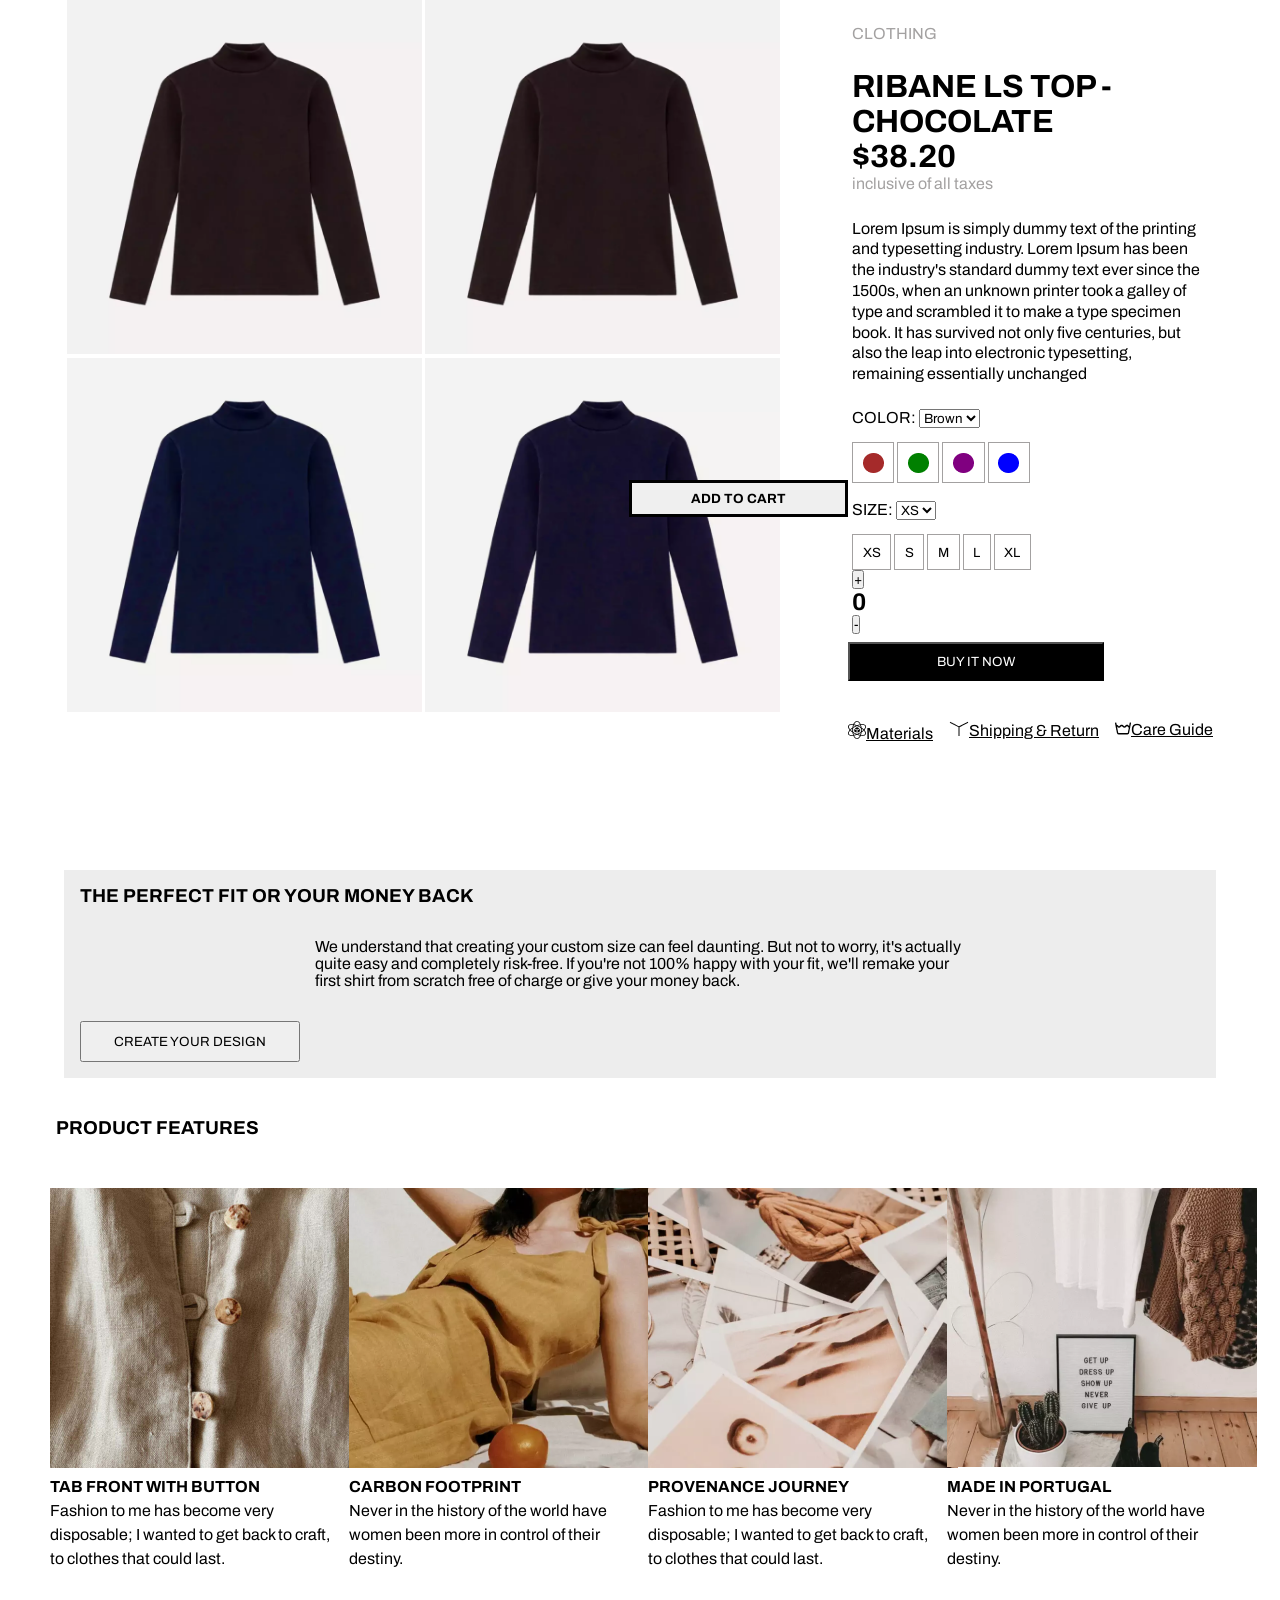
<file: index.html>
<!DOCTYPE html>
<html lang="en">

<head>
    <meta charset="UTF-8">
    <meta http-equiv="X-UA-Compatible" content="IE=edge">
    <meta name="viewport" content="width=device-width, initial-scale=1.0">
    <title>Wizaah School</title>
    <link rel="stylesheet" href="/style.css">
</head>

<body>
    <div class="products">
        <div class="product-items">
            <img src="/images/Rectangle 1.png" alt="product1">
            <img src="/images/Rectangle 2.png" class="mob" alt="product2">
            <img src="/images/Rectangle 3.png" class="mob" alt="product3">
            <img src="/images/Rectangle 4.png" class="mob" alt="product4">
        </div>
        <div class="info">
            <p class="cloth">CLOTHING</p>
            <h1>ribane ls top - chocolate <br> $38.20</h1>
            <p class="tax">inclusive of all taxes</p>
            <p>Lorem Ipsum is simply dummy text of the printing and typesetting industry. Lorem Ipsum has been the
                industry's standard dummy text ever since the 1500s, when an unknown printer took a galley of type and
                scrambled it to make a type specimen book. It has survived not only five centuries, but also the leap
                into electronic typesetting, remaining essentially unchanged</p>
            <!-- <p class="color">color:Brown</p> -->
            <label for="color" class="color">COLOR:</label>
            <select name="color" class="color" required>
                <option value="Brown">Brown</option>
                <option value="Green">Green</option>
                <option value="Purple">Purple</option>
                <option value="Blue">Blue</option>
            </select><br>
            <img src="/images/Ellipse 1.png" alt="" class="btn1">
            <img src="/images/Ellipse 2.png" alt="" class="btn1">
            <img src="/images/Ellipse 3.png" alt="" class="btn1">
            <img src="/images/Ellipse 4.png" alt="" class="btn1"> <br>
            <!-- <p class="color">size:xs</p> -->
            <label for="size" class="size">SIZE:</label>
            <select name="size" class="size" required>
                <option value="XS">XS</option>
                <option value="S">S</option>
                <option value="M">M</option>
                <option value="L">L</option>
                <option value="XL">XL</option>
            </select><br>
            <button class="btn1">XS</button>
            <button class="btn1">S</button>
            <button class="btn1">M</button>
            <button class="btn1">L</button>
            <button class="btn1">XL</button>
            <div class="add-to-cart1">

                <div="container">
                    <!-- adding button and heading to show the digits -->
                    <!--increment() and decrement() functions on button click-->
                    <button onclick="increment()">+</button>
                    <h2 id="counting"></h2>
                    <button onclick="decrement()">-</button>
            </div>

            <!-- <button class="add-to-cart">ADD TO CART</button> -->
            <button class="trigger">ADD TO CART</button>
            <div class="modal">
                <div class="modal-content">
                    <span class="close-button">&times;</span>
                    <h1>ADDED TO CART!</h1>
                </div>
            </div>
        </div>
        

    </div>
    </div>
    <button class="buy-it-now">BUY IT NOW</button>
    
    <div class="icon">
        <span><img src="/images/Vector.png" alt="">Materials</span>
        <span><img src="/images/Vector (1).png" alt="">Shipping & Return</span>
        <span><img src="/images/Vector (2).png" alt="">Care Guide</span>
    </div>


    <!-- second part -->
    <div class="money-back">
        <h3>THE PERFECT FIT OR YOUR MONEY BACK </h3>
        <p> We understand that creating your custom size can feel daunting. But not to worry, it's actually quite easy
            and completely risk-free. If you're not 100% happy with your fit, we'll remake your first shirt from scratch
            free of charge or give your money back.</p>
        <button>CREATE YOUR DESIGN</button>
    </div>



    <!-- features -->
    


    <h3 class="prdt">Product features</h3>
    <div class="features">
       
        <div class="feature-grid">
            <img src="/images/Rectangle 20.png" alt="">
            <h4>TAB FRONT WITH BUTTON </h4>
            <p> Fashion to me has become very disposable; I wanted to get back to craft, to clothes that could last.</p>
        </div>
        <div class="feature-grid">
            <img src="/images/Rectangle 21.png" alt="">
            <h4> CARBON FOOTPRINT </h4>
            <p> Never in the history of the world have women been more in control of their destiny.</p>
        </div>
        <div class="feature-grid">
            <img src="/images/Rectangle 22.png" alt="">
            <h4> PROVENANCE JOURNEY</h4>
            <p> Fashion to me has become very disposable; I wanted to get back to craft, to clothes that could last.</p>
        </div>
        <div class="feature-grid">
            <img src="/images/Rectangle 23.png" alt="">
            <h4> MADE IN PORTUGAL </h4>
            <p> Never in the history of the world have women been more in control of their destiny.</p>
        </div>
    </div>
    <script src="/script.js"></script>
    <script>
    const modal = document.querySelector(".modal");
const trigger = document.querySelector(".trigger");
const closeButton = document.querySelector(".close-button");

function toggleModal() {
    modal.classList.toggle("show-modal");
}

function windowOnClick(event) {
    if (event.target === modal) {
        toggleModal();
    }
}

trigger.addEventListener("click", toggleModal);
closeButton.addEventListener("click", toggleModal);
window.addEventListener("click", windowOnClick);
</script>
</body>

</html>


<!-- *********** -->
</file>
<file: style.css>
@import url('https://fonts.googleapis.com/css2?family=Archivo:wght@400;500&display=swap');
* {
    padding: 0;
    margin: 0;
    box-sizing: border-box;
    font-family: 'Archivo', sans-serif
}

.products {
    display: flex;
}
.products .product-items img {
    height:354px;
width: 355px;
border-radius: 0px;
margin-left: 4.2rem;

}

 .products .product-items {
    display: grid;
    height: 60vh;
    width: 60vw;
    grid-template-columns: 350px 350px;
    grid-template-rows: 350px 350px;
    column-gap: 0.5rem;
     row-gap: 0.5rem; 
 }

.products .info .cloth {
    color: #A3A1A1;
    font-size: 1rem;
}

.products  h1 {
    text-transform: uppercase;
}
.info {
    margin-left: 9rem;
}
.products .info .tax {
color: #A3A1A1;
    font-size: 1rem;
    margin-top: 0rem;
}

.products .info  h1 {
    margin-top: 1.5rem;
}

.products .info p {
    width: 82%;
    margin-top: 1.5rem;
    line-height: 1.3rem;
}

.color {
    margin-top: 1.5rem;
    line-height: 3rem;
}

.size {

/* margin-top: 1.5rem; */
margin-left: 0rem;
line-height: 3rem;
}
.btn1 {
    border: 1px solid  #A3A1A1;
    padding: 0.6rem;
    background-color: white;
}

.btn1:hover {
    border: 2px solid black;
}


.container {
    margin-bottom: 0.5rem;
}

.trigger {
    position: absolute;
    right: 27rem;
    top: 30rem;
    padding:0.5rem 3.7rem;
    font-weight: bold;
    border: solid black;
}

.buy-it-now {
    padding:0.6rem 4rem;
    width: 20%;
    /* height: 2rem; */
    margin-top: 0.5rem;
    margin-left: 53rem;
    background-color: black;
    color: white;
}

.icon {
    display: flex;
    margin-top: 2.5rem;
    margin-left: 53rem;
    gap: 1rem;
    text-decoration: underline;
}



/* second part */

.money-back {
    border: 0px solid black;
    background-color:#EDEDED;
    width: 90%;
    margin: 0 auto;
    margin-top:8rem;
    padding: 1rem;
    /* line-height: 1.5rem; */
    /* align-items: center;
    justify-content: center;
    justify-items: center; */
}

.money-back div {
    
    width: 70%;
    margin-top: 0.8rem; 
    text-align: center;
    margin: 4rem;
}

.money-back p {
    margin: 2rem 21%;
}

.money-back button {
    /* margin-left: 28rem;
    margin-top: 0.5rem;
    padding: 1rem 2rem; */
    /* font-family: Impact, Haettenschweiler, 'Arial Narrow Bold', sans-serif; */
    /* border: 2px solid black;
    font-size: 1rem; */
    padding: 0.7rem 2rem;
    text-transform: uppercase;
}
 

/* features */

.features {
    display: grid;
            grid-template-columns: repeat(auto-fit, minmax(260px, 1fr));
            grid-gap: 1rem;
            margin: 50px;
            line-height: 1.5rem;
            margin-bottom: 2.5rem;
}

.prdt {
    text-transform: uppercase;
    margin-left: 3.5rem !important;
    margin-top: 2.5rem;
}




.modal {
    position: fixed;
    left: 0;
    top: 0;
    width: 100%;
    height: 100%;
    background-color: rgba(0, 0, 0, 0.5);
    opacity: 0;
    visibility: hidden;
    transform: scale(1.1);
    transition: visibility 0s linear 0.25s, opacity 0.25s 0s, transform 0.25s;
}

.modal-content {
    position: absolute;
    top: 50%;
    left: 50%;
    transform: translate(-50%, -50%);
    background-color: white;
    padding: 1rem 1.5rem;
    width: 24rem;
    border-radius: 0.5rem;
}

.close-button {
    float: right;
    width: 1.5rem;
    line-height: 1.5rem;
    text-align: center;
    cursor: pointer;
    border-radius: 0.25rem;
    background-color: lightgray;
}
.close-button:hover {
    background-color: darkgray;
}

.show-modal {
    opacity: 1;
    visibility: visible;
    transform: scale(1.0);
    transition: visibility 0s linear 0s, opacity 0.25s 0s, transform 0.25s;
}


/* ************************************** */


@media(max-width:375px){
    html{
        overflow-x: hidden;
    }
    body{
        overflow-x: hidden;
    }
     .mob{
        display: none;
    }

    .products .product-items img {
    margin: 1rem 0;
    
    }
    .products .info {
        margin-left: -13rem;
        margin-top:23rem ;
    }
    .products  h1{
        font-size: 20px;
    }
    .products .info p {
        width: 90%;
        margin-top: 1.5rem;
       font-size: 15px;
    }
    .buy-it-now {
        width: 90%;
        /* height: 2rem; */
        margin-top: 0.5rem;
        margin-left: 1rem;

    }
    .money-back{
        margin-top: 2rem;
        
    }
    .money-back div{
        margin: 1.5rem;
    }

    .money-back p {
        margin: 1.5rem 0%;
    }

    .icon {
        display: flex;
        margin-top: 0.5rem;
        margin-left: 1.5rem;
        gap: 1rem;
        text-decoration: underline;
    }



    .prdt{
        font-size: 15px;   
    }

    .features{
        display: flex;
        margin-left: 1.5rem;
    }

}
</file>
